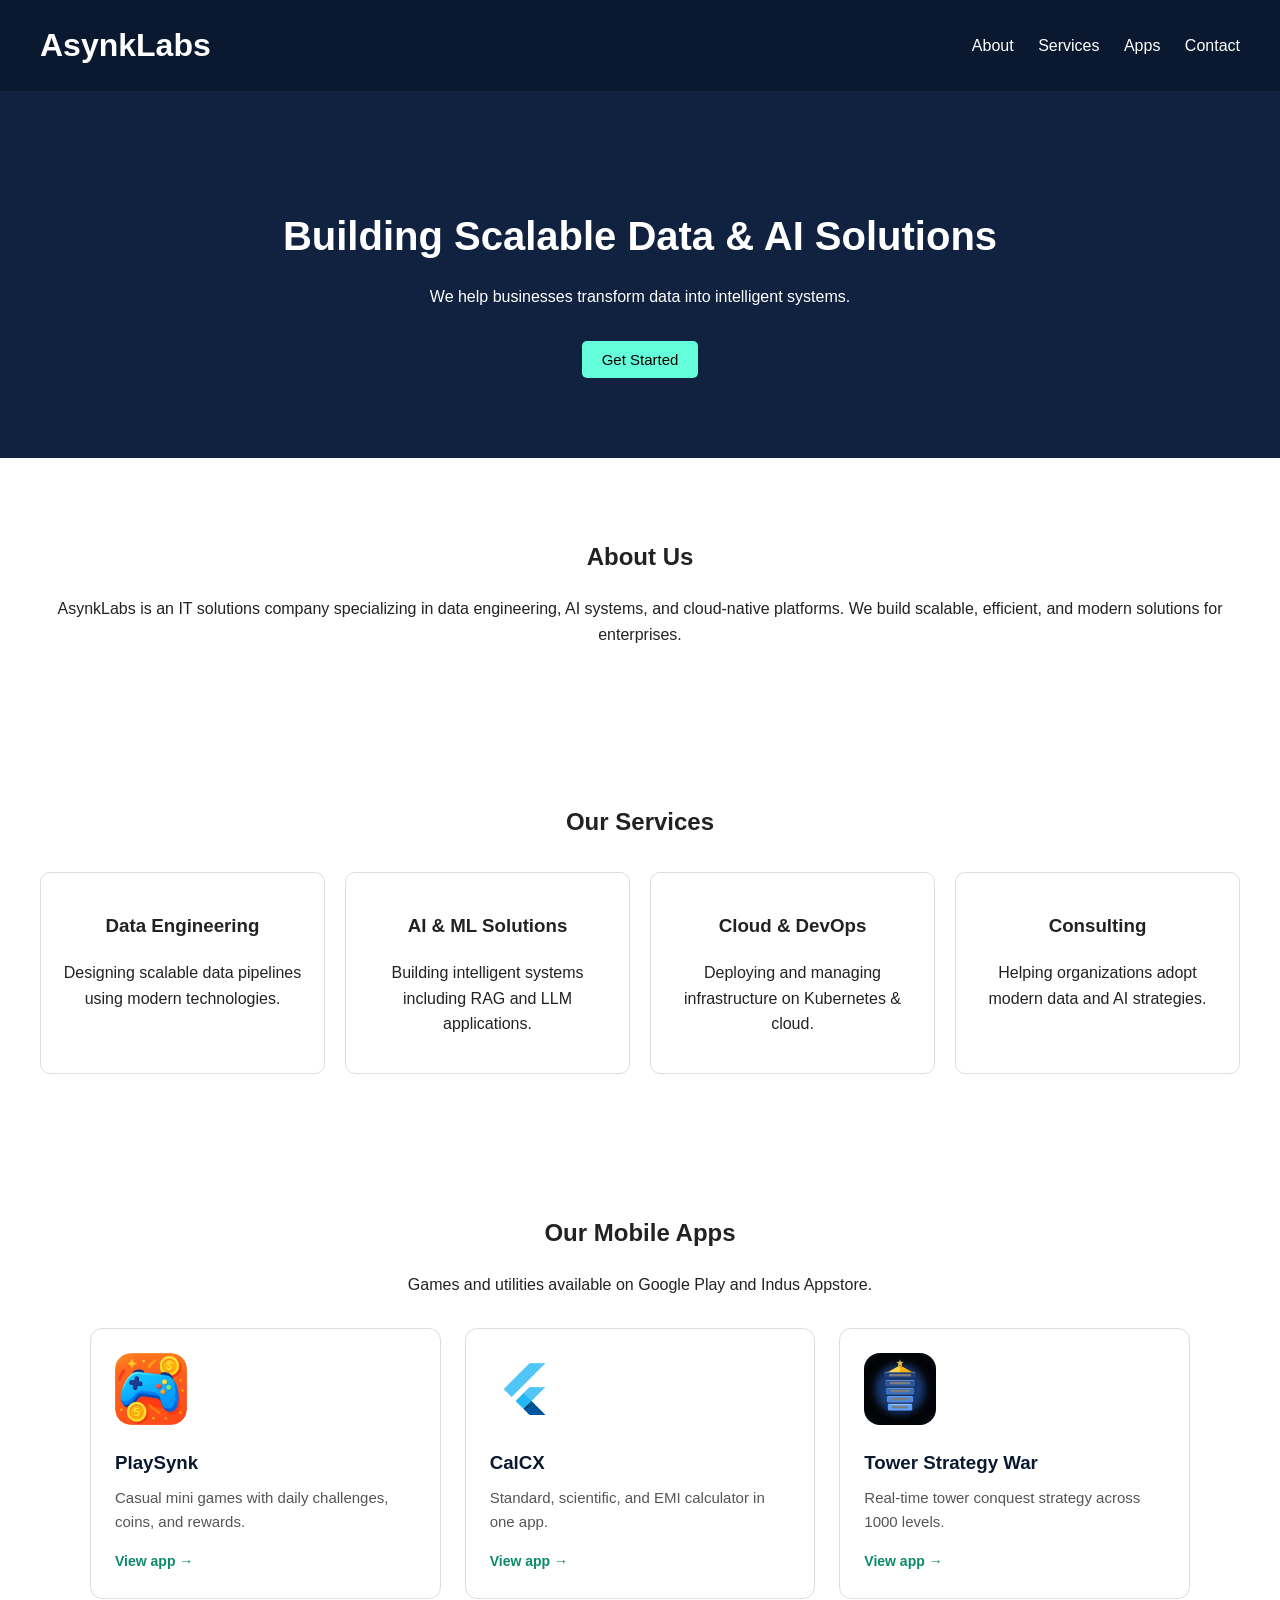
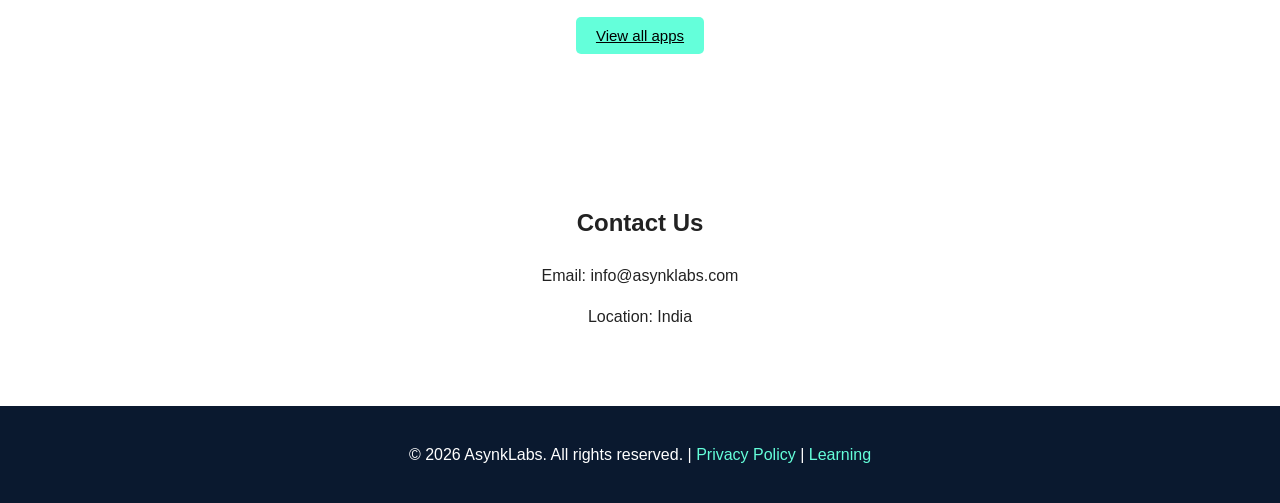
<file: website/index.html>
<!DOCTYPE html>
<html lang="en">
<head>
  <meta charset="UTF-8">
  <title>AsynkLabs | IT Solutions</title>
  <meta name="viewport" content="width=device-width, initial-scale=1.0">

  <link rel="stylesheet" href="css/style.css">
</head>

<body>

<header>
  <h1>AsynkLabs</h1>
  <nav>
    <a href="#about">About</a>
    <a href="#services">Services</a>
    <a href="apps/">Apps</a>
    <a href="#contact">Contact</a>
  </nav>
</header>

<section class="hero">
  <h2>Building Scalable Data & AI Solutions</h2>
  <p>We help businesses transform data into intelligent systems.</p>
  <button class="btn">Get Started</button>
</section>

<section id="about" class="section">
  <h2>About Us</h2>
  <p>
    AsynkLabs is an IT solutions company specializing in data engineering,
    AI systems, and cloud-native platforms. We build scalable, efficient,
    and modern solutions for enterprises.
  </p>
</section>

<section id="services" class="section">
  <h2>Our Services</h2>

  <div class="services">
    <div class="card">
      <h3>Data Engineering</h3>
      <p>Designing scalable data pipelines using modern technologies.</p>
    </div>

    <div class="card">
      <h3>AI & ML Solutions</h3>
      <p>Building intelligent systems including RAG and LLM applications.</p>
    </div>

    <div class="card">
      <h3>Cloud & DevOps</h3>
      <p>Deploying and managing infrastructure on Kubernetes & cloud.</p>
    </div>

    <div class="card">
      <h3>Consulting</h3>
      <p>Helping organizations adopt modern data and AI strategies.</p>
    </div>
  </div>
</section>

<section id="apps" class="section">
  <h2>Our Mobile Apps</h2>
  <p>Games and utilities available on Google Play and Indus Appstore.</p>

  <div class="apps-grid">
    <div class="app-card">
      <a href="apps/playsynk/">
        <img class="app-card-icon" src="images/playsynk/icon.png" alt="PlaySynk">
        <h3>PlaySynk</h3>
        <p>Casual mini games with daily challenges, coins, and rewards.</p>
        <span class="app-card-link">View app →</span>
      </a>
    </div>

    <div class="app-card">
      <a href="apps/calculator/">
        <img class="app-card-icon" src="images/calculator/icon.png" alt="CalCX">
        <h3>CalCX</h3>
        <p>Standard, scientific, and EMI calculator in one app.</p>
        <span class="app-card-link">View app →</span>
      </a>
    </div>

    <div class="app-card">
      <a href="apps/tower-conquests/">
        <img class="app-card-icon" src="images/tower-conquests/icon.png" alt="Tower Strategy War">
        <h3>Tower Strategy War</h3>
        <p>Real-time tower conquest strategy across 1000 levels.</p>
        <span class="app-card-link">View app →</span>
      </a>
    </div>
  </div>

  <p style="margin-top: 24px;">
    <a href="apps/" class="btn">View all apps</a>
  </p>
</section>

<section id="contact" class="section">
  <h2>Contact Us</h2>
  <p>Email: info@asynklabs.com</p>
  <p>Location: India</p>
</section>

<footer>
  <p>
    © 2026 AsynkLabs. All rights reserved. |
    <a href="privacy/">Privacy Policy</a> |
    <a href="https://learning.asynklabs.com/" target="_blank" rel="noopener noreferrer">Learning</a>
  </p>
</footer>

</body>
</html>
</file>
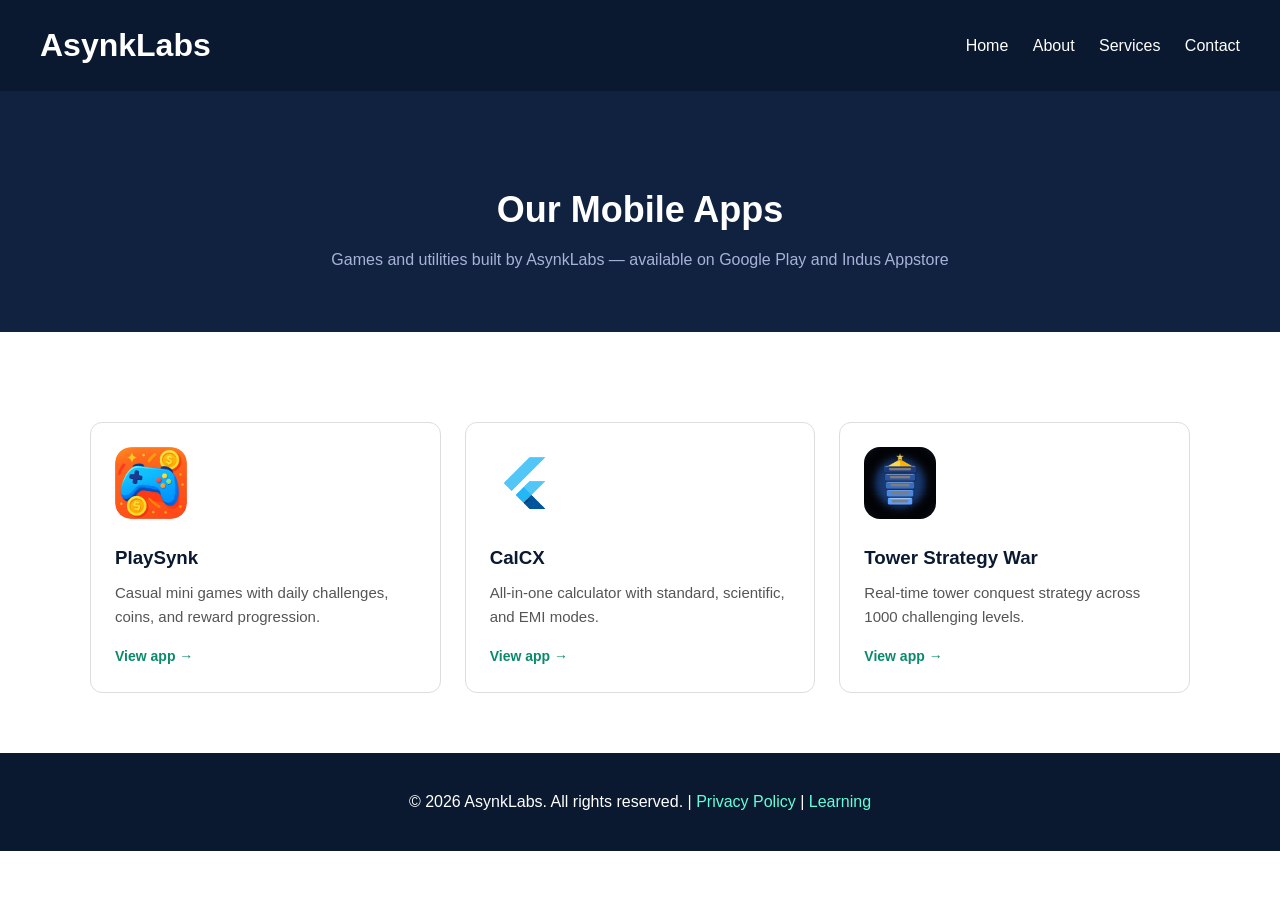
<file: website/apps/index.html>
<!DOCTYPE html>
<html lang="en">
<head>
  <meta charset="UTF-8">
  <title>Mobile Apps | AsynkLabs</title>
  <meta name="viewport" content="width=device-width, initial-scale=1.0">
  <link rel="stylesheet" href="../css/style.css">
</head>

<body>

<header>
  <h1>AsynkLabs</h1>
  <nav>
    <a href="../">Home</a>
    <a href="../#about">About</a>
    <a href="../#services">Services</a>
    <a href="../#contact">Contact</a>
  </nav>
</header>

<section class="policy-hero">
  <h2>Our Mobile Apps</h2>
  <p>Games and utilities built by AsynkLabs — available on Google Play and Indus Appstore</p>
</section>

<section class="section">
  <div class="apps-grid">

    <div class="app-card">
      <a href="playsynk/">
        <img class="app-card-icon" src="../images/playsynk/icon.png" alt="PlaySynk">
        <h3>PlaySynk</h3>
        <p>Casual mini games with daily challenges, coins, and reward progression.</p>
        <span class="app-card-link">View app →</span>
      </a>
    </div>

    <div class="app-card">
      <a href="calculator/">
        <img class="app-card-icon" src="../images/calculator/icon.png" alt="CalCX">
        <h3>CalCX</h3>
        <p>All-in-one calculator with standard, scientific, and EMI modes.</p>
        <span class="app-card-link">View app →</span>
      </a>
    </div>

    <div class="app-card">
      <a href="tower-conquests/">
        <img class="app-card-icon" src="../images/tower-conquests/icon.png" alt="Tower Strategy War">
        <h3>Tower Strategy War</h3>
        <p>Real-time tower conquest strategy across 1000 challenging levels.</p>
        <span class="app-card-link">View app →</span>
      </a>
    </div>

  </div>
</section>

<footer>
  <p>
    © 2026 AsynkLabs. All rights reserved. |
    <a href="../privacy/">Privacy Policy</a> |
    <a href="https://learning.asynklabs.com/" target="_blank" rel="noopener noreferrer">Learning</a>
  </p>
</footer>

</body>
</html>
</file>
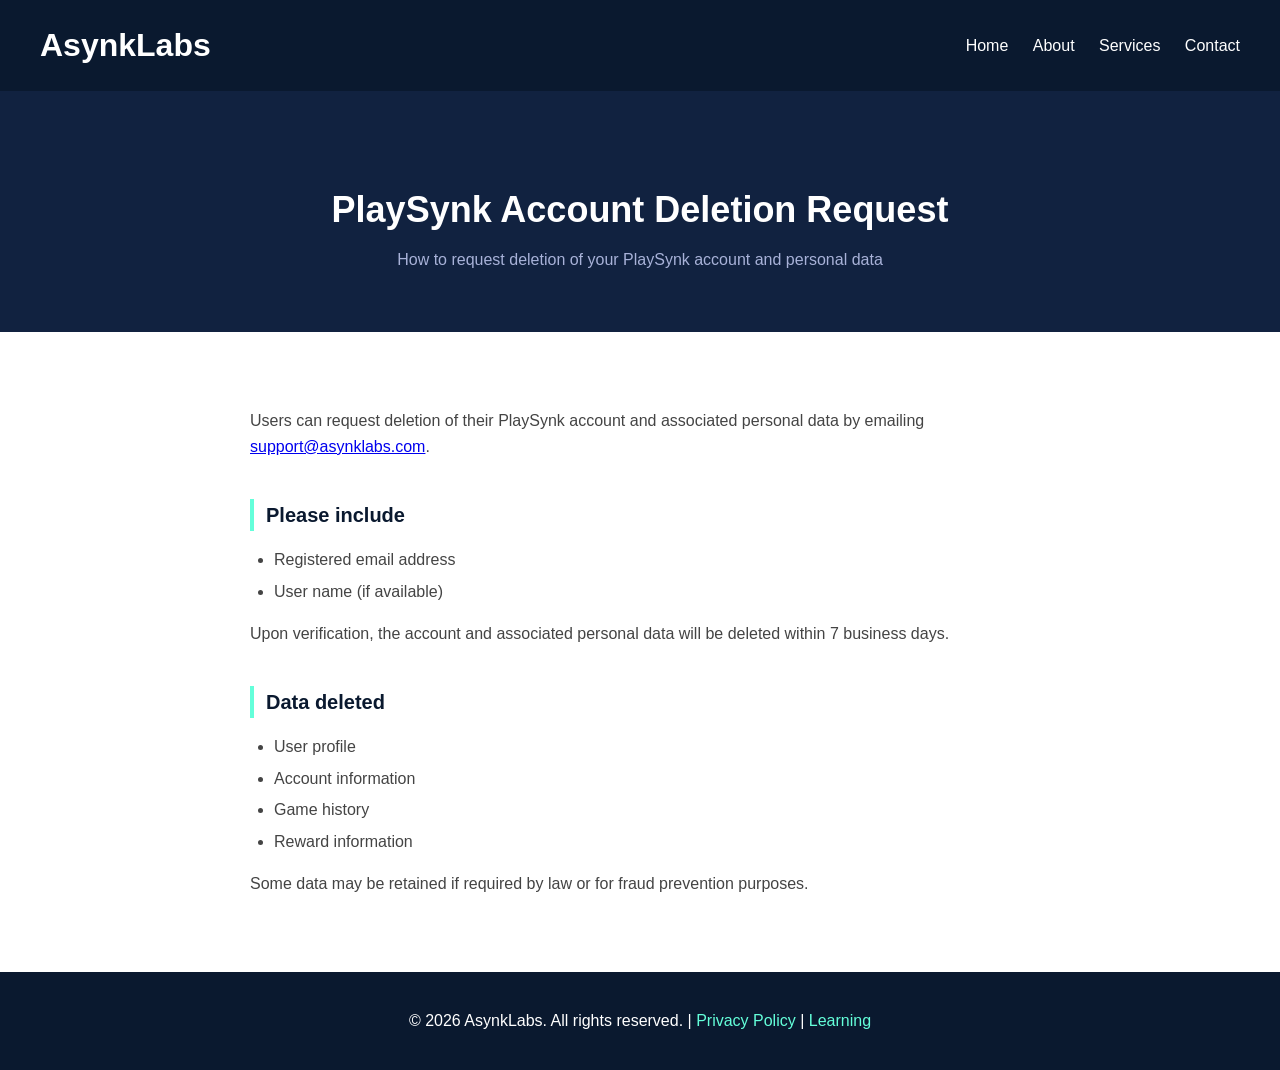
<file: website/playsynk/index.html>
<!DOCTYPE html>
<html lang="en">
<head>
  <meta charset="UTF-8">
  <title>PlaySynk Account Deletion | AsynkLabs</title>
  <meta name="viewport" content="width=device-width, initial-scale=1.0">
  <link rel="stylesheet" href="../css/style.css">
</head>

<body>

<header>
  <h1>AsynkLabs</h1>
  <nav>
    <a href="../index.html">Home</a>
    <a href="../index.html#about">About</a>
    <a href="../index.html#services">Services</a>
    <a href="../index.html#contact">Contact</a>
  </nav>
</header>

<section class="policy-hero">
  <h2>PlaySynk Account Deletion Request</h2>
  <p>How to request deletion of your PlaySynk account and personal data</p>
</section>

<div class="policy-content">

  <p>
    Users can request deletion of their PlaySynk account and associated personal data
    by emailing <a href="mailto:support@asynklabs.com">support@asynklabs.com</a>.
  </p>

  <h3>Please include</h3>

  <ul>
    <li>Registered email address</li>
    <li>User name (if available)</li>
  </ul>

  <p>
    Upon verification, the account and associated personal data will be deleted
    within 7 business days.
  </p>

  <h3>Data deleted</h3>

  <ul>
    <li>User profile</li>
    <li>Account information</li>
    <li>Game history</li>
    <li>Reward information</li>
  </ul>

  <p>
    Some data may be retained if required by law or for fraud prevention purposes.
  </p>

</div>

<footer>
  <p>
    © 2026 AsynkLabs. All rights reserved. |
    <a href="../privacy/">Privacy Policy</a> |
    <a href="https://learning.asynklabs.com/" target="_blank" rel="noopener noreferrer">Learning</a>
  </p>
</footer>

</body>
</html>
</file>
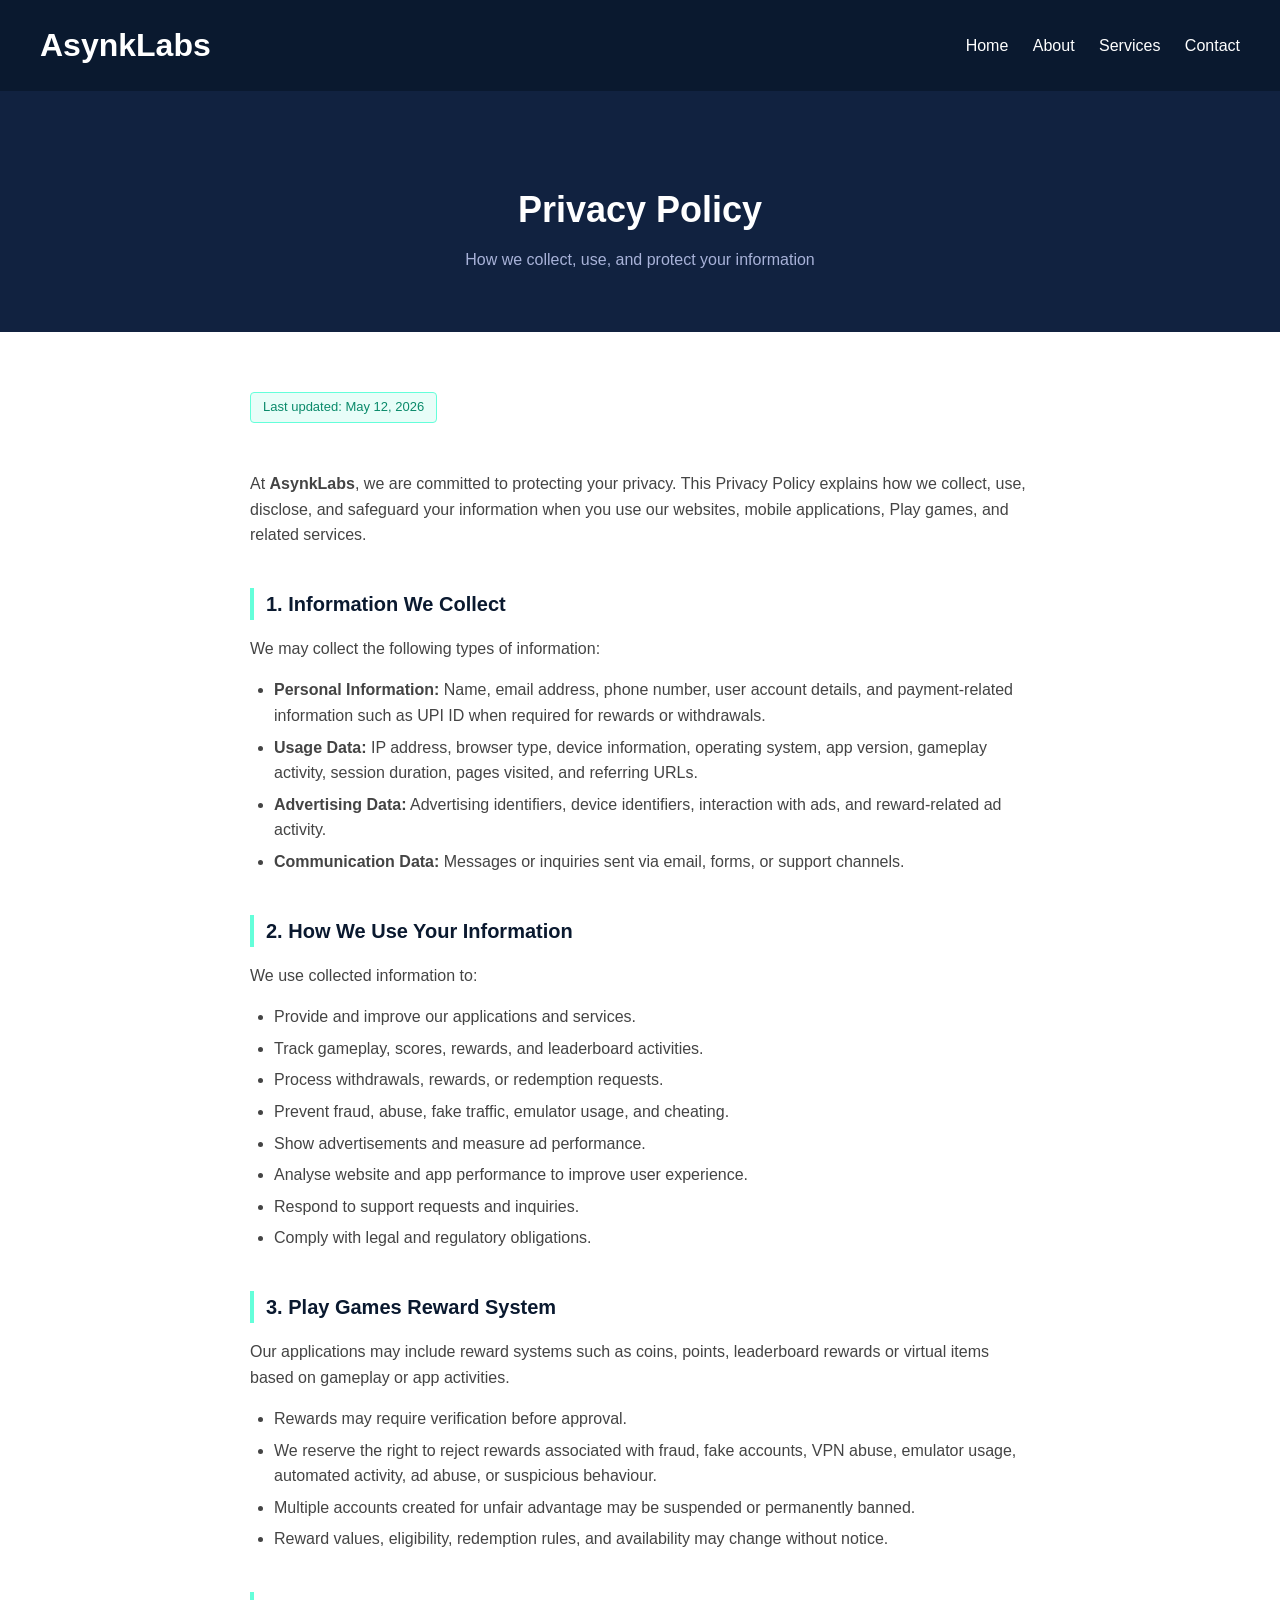
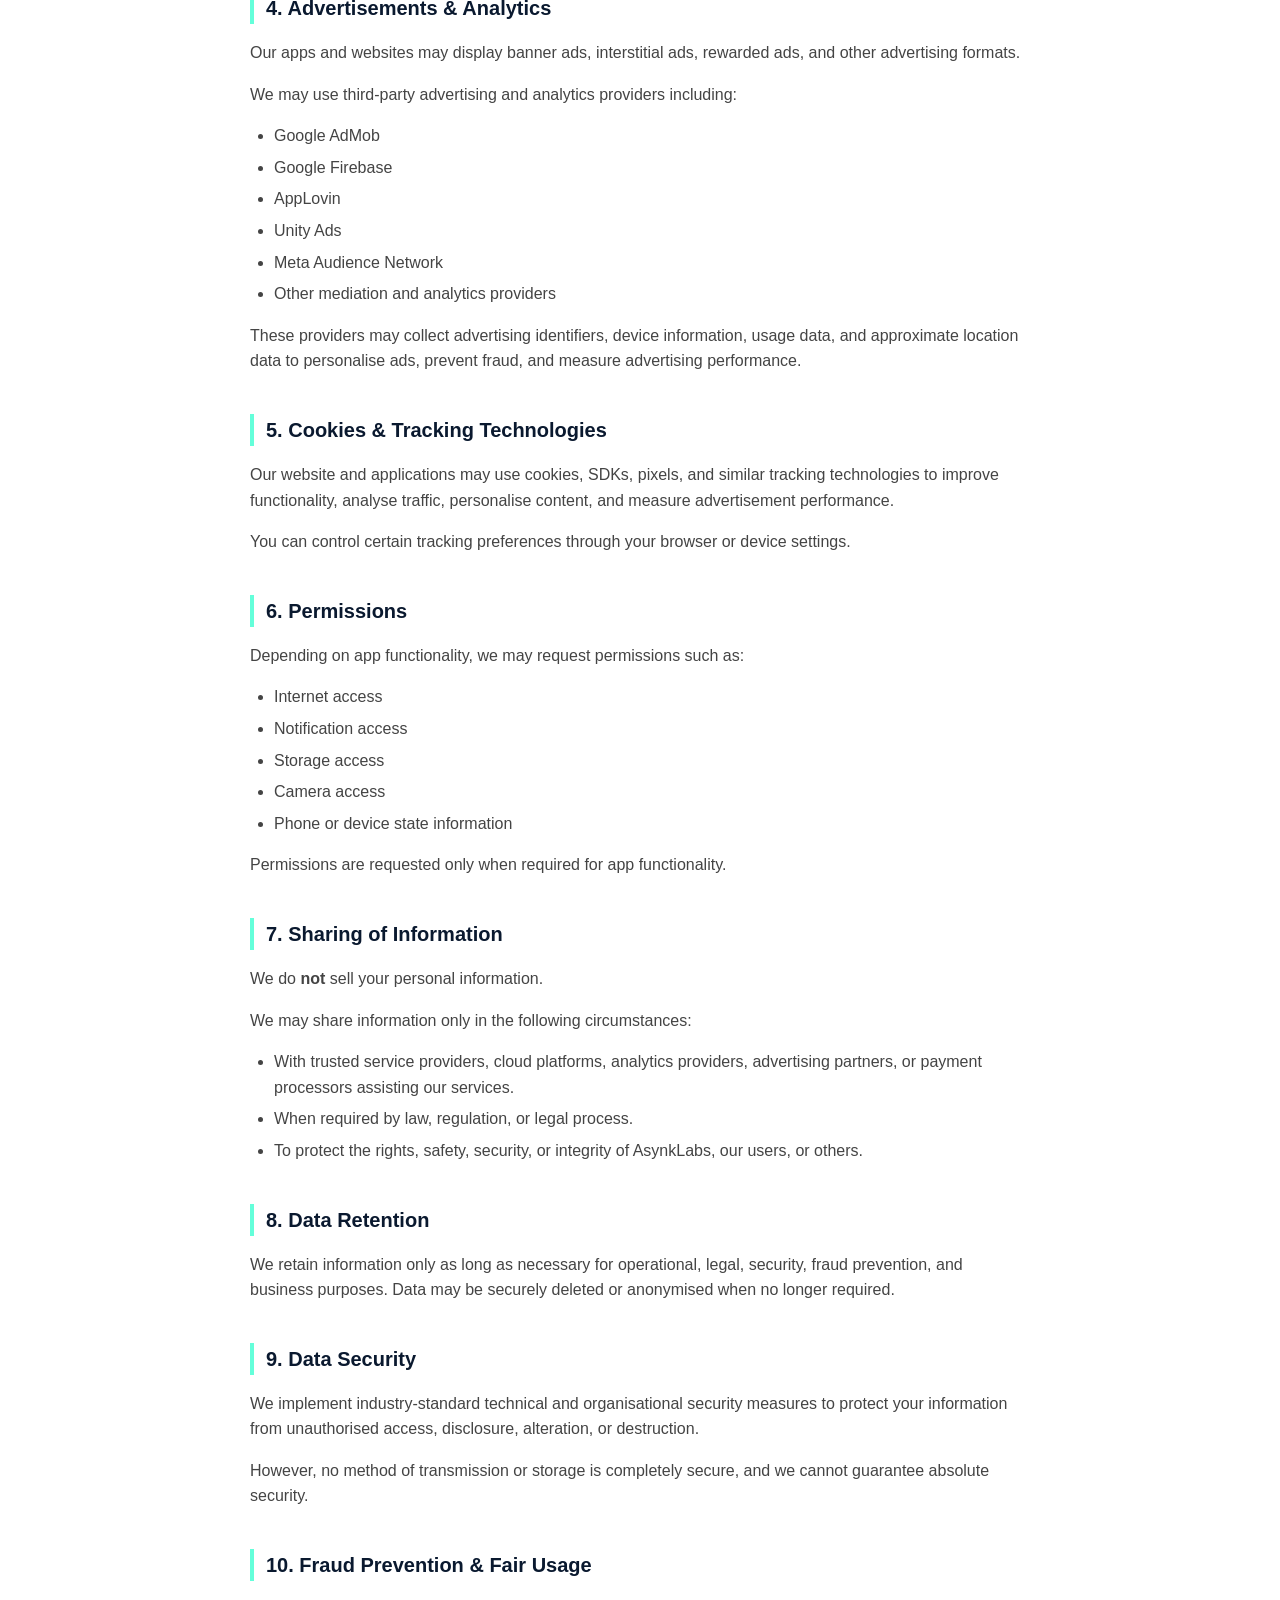
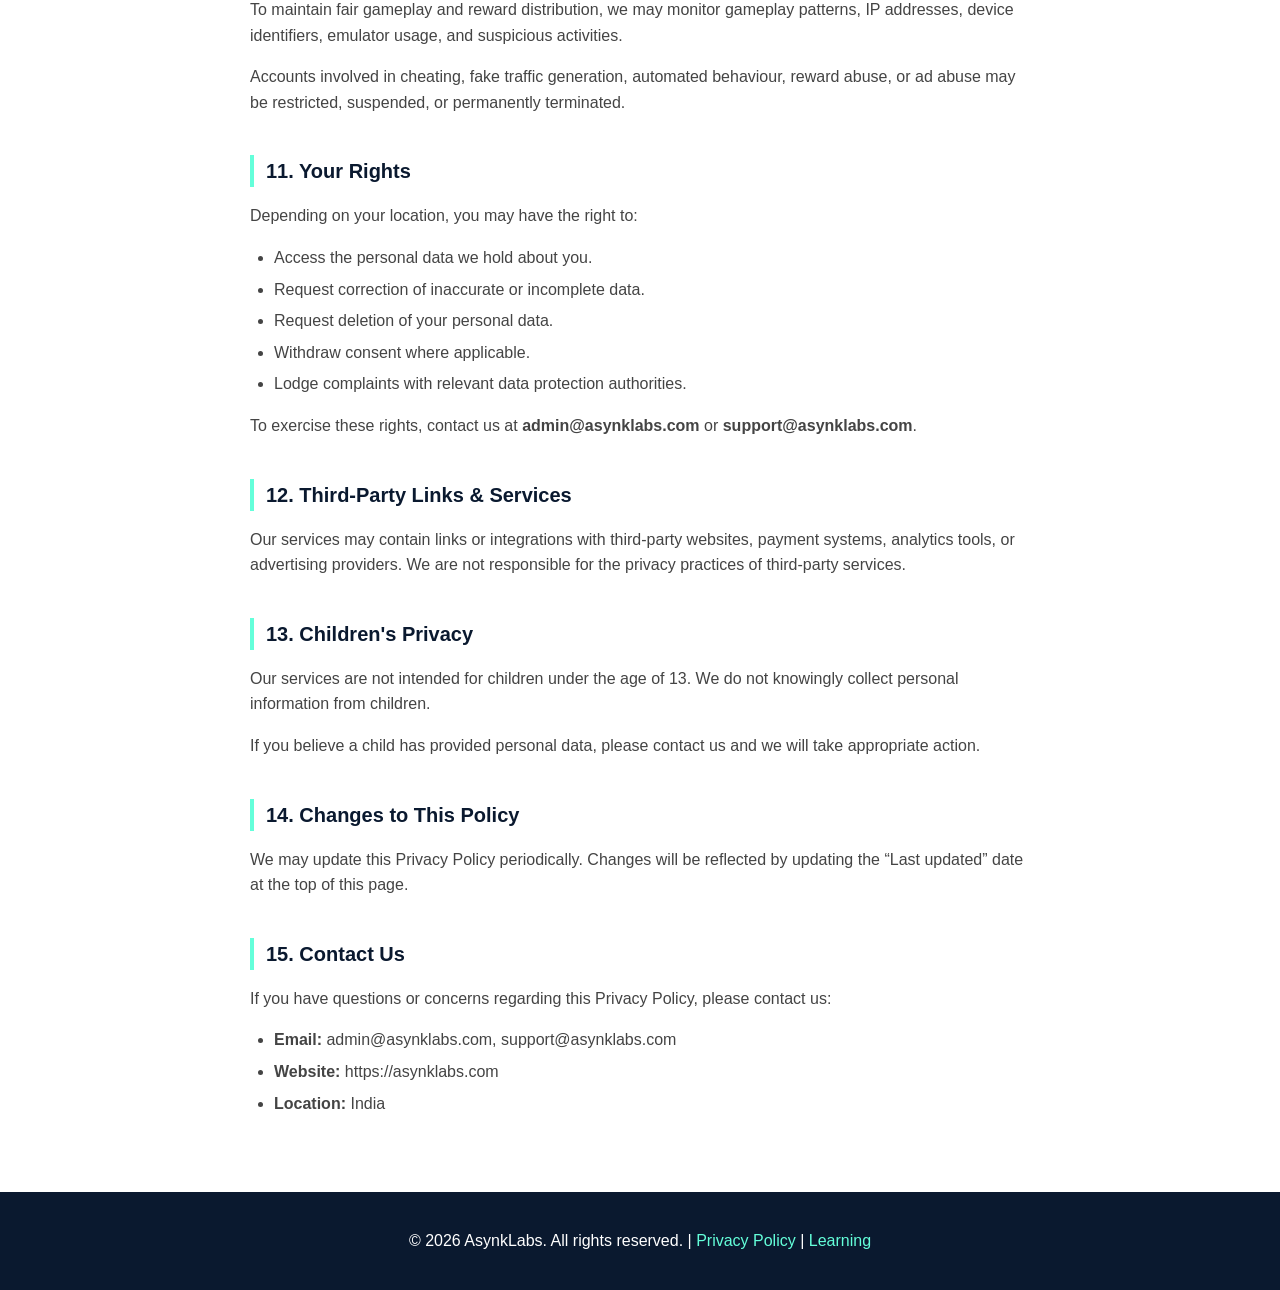
<file: website/privacy/index.html>
<!DOCTYPE html>
<html lang="en">
<head>
  <meta charset="UTF-8">
  <title>Privacy Policy | AsynkLabs</title>
  <meta name="viewport" content="width=device-width, initial-scale=1.0">
  <link rel="stylesheet" href="../css/style.css">
</head>

<body>

<header>
  <h1>AsynkLabs</h1>
  <nav>
    <a href="../">Home</a>
    <a href="../#about">About</a>
    <a href="../#services">Services</a>
    <a href="../#contact">Contact</a>
  </nav>
</header>

<section class="policy-hero">
  <h2>Privacy Policy</h2>
  <p>How we collect, use, and protect your information</p>
</section>

<div class="policy-content">

  <span class="last-updated">Last updated: May 12, 2026</span>

  <p>
    At <strong>AsynkLabs</strong>, we are committed to protecting your privacy.
    This Privacy Policy explains how we collect, use, disclose, and safeguard
    your information when you use our websites, mobile applications,
    Play games, and related services.
  </p>

  <h3>1. Information We Collect</h3>

  <p>We may collect the following types of information:</p>

  <ul>
    <li>
      <strong>Personal Information:</strong>
      Name, email address, phone number, user account details,
      and payment-related information such as UPI ID when required
      for rewards or withdrawals.
    </li>

    <li>
      <strong>Usage Data:</strong>
      IP address, browser type, device information, operating system,
      app version, gameplay activity, session duration, pages visited,
      and referring URLs.
    </li>

    <li>
      <strong>Advertising Data:</strong>
      Advertising identifiers, device identifiers, interaction with ads,
      and reward-related ad activity.
    </li>

    <li>
      <strong>Communication Data:</strong>
      Messages or inquiries sent via email, forms, or support channels.
    </li>
  </ul>

  <h3>2. How We Use Your Information</h3>

  <p>We use collected information to:</p>

  <ul>
    <li>Provide and improve our applications and services.</li>
    <li>Track gameplay, scores, rewards, and leaderboard activities.</li>
    <li>Process withdrawals, rewards, or redemption requests.</li>
    <li>Prevent fraud, abuse, fake traffic, emulator usage, and cheating.</li>
    <li>Show advertisements and measure ad performance.</li>
    <li>Analyse website and app performance to improve user experience.</li>
    <li>Respond to support requests and inquiries.</li>
    <li>Comply with legal and regulatory obligations.</li>
  </ul>

  <h3>3. Play Games Reward System</h3>

  <p>
    Our applications may include reward systems such as coins, points,
    leaderboard rewards or virtual items based
    on gameplay or app activities.
  </p>

  <ul>
    <li>Rewards may require verification before approval.</li>
    <li>
      We reserve the right to reject rewards associated with fraud,
      fake accounts, VPN abuse, emulator usage, automated activity,
      ad abuse, or suspicious behaviour.
    </li>
    <li>
      Multiple accounts created for unfair advantage may be suspended
      or permanently banned.
    </li>
    <li>
      Reward values, eligibility, redemption rules, and availability
      may change without notice.
    </li>
  </ul>

  <h3>4. Advertisements & Analytics</h3>

  <p>
    Our apps and websites may display banner ads, interstitial ads,
    rewarded ads, and other advertising formats.
  </p>

  <p>
    We may use third-party advertising and analytics providers including:
  </p>

  <ul>
    <li>Google AdMob</li>
    <li>Google Firebase</li>
    <li>AppLovin</li>
    <li>Unity Ads</li>
    <li>Meta Audience Network</li>
    <li>Other mediation and analytics providers</li>
  </ul>

  <p>
    These providers may collect advertising identifiers, device information,
    usage data, and approximate location data to personalise ads,
    prevent fraud, and measure advertising performance.
  </p>

  <h3>5. Cookies & Tracking Technologies</h3>

  <p>
    Our website and applications may use cookies, SDKs, pixels,
    and similar tracking technologies to improve functionality,
    analyse traffic, personalise content, and measure advertisement performance.
  </p>

  <p>
    You can control certain tracking preferences through your browser
    or device settings.
  </p>

  <h3>6. Permissions</h3>

  <p>
    Depending on app functionality, we may request permissions such as:
  </p>

  <ul>
    <li>Internet access</li>
    <li>Notification access</li>
    <li>Storage access</li>
    <li>Camera access</li>
    <li>Phone or device state information</li>
  </ul>

  <p>
    Permissions are requested only when required for app functionality.
  </p>

  <h3>7. Sharing of Information</h3>

  <p>
    We do <strong>not</strong> sell your personal information.
  </p>

  <p>
    We may share information only in the following circumstances:
  </p>

  <ul>
    <li>
      With trusted service providers, cloud platforms,
      analytics providers, advertising partners,
      or payment processors assisting our services.
    </li>

    <li>
      When required by law, regulation, or legal process.
    </li>

    <li>
      To protect the rights, safety, security,
      or integrity of AsynkLabs, our users, or others.
    </li>
  </ul>

  <h3>8. Data Retention</h3>

  <p>
    We retain information only as long as necessary for operational,
    legal, security, fraud prevention, and business purposes.
    Data may be securely deleted or anonymised when no longer required.
  </p>

  <h3>9. Data Security</h3>

  <p>
    We implement industry-standard technical and organisational
    security measures to protect your information from unauthorised
    access, disclosure, alteration, or destruction.
  </p>

  <p>
    However, no method of transmission or storage is completely secure,
    and we cannot guarantee absolute security.
  </p>

  <h3>10. Fraud Prevention & Fair Usage</h3>

  <p>
    To maintain fair gameplay and reward distribution,
    we may monitor gameplay patterns, IP addresses,
    device identifiers, emulator usage, and suspicious activities.
  </p>

  <p>
    Accounts involved in cheating, fake traffic generation,
    automated behaviour, reward abuse, or ad abuse may be
    restricted, suspended, or permanently terminated.
  </p>

  <h3>11. Your Rights</h3>

  <p>Depending on your location, you may have the right to:</p>

  <ul>
    <li>Access the personal data we hold about you.</li>
    <li>Request correction of inaccurate or incomplete data.</li>
    <li>Request deletion of your personal data.</li>
    <li>Withdraw consent where applicable.</li>
    <li>Lodge complaints with relevant data protection authorities.</li>
  </ul>

  <p>
    To exercise these rights, contact us at
    <strong>admin@asynklabs.com</strong> or <strong>support@asynklabs.com</strong>.
  </p>

  <h3>12. Third-Party Links & Services</h3>

  <p>
    Our services may contain links or integrations with third-party
    websites, payment systems, analytics tools, or advertising providers.
    We are not responsible for the privacy practices of third-party services.
  </p>

  <h3>13. Children's Privacy</h3>

  <p>
    Our services are not intended for children under the age of 13.
    We do not knowingly collect personal information from children.
  </p>

  <p>
    If you believe a child has provided personal data,
    please contact us and we will take appropriate action.
  </p>

  <h3>14. Changes to This Policy</h3>

  <p>
    We may update this Privacy Policy periodically.
    Changes will be reflected by updating the
    “Last updated” date at the top of this page.
  </p>

  <h3>15. Contact Us</h3>

  <p>
    If you have questions or concerns regarding this Privacy Policy,
    please contact us:
  </p>

  <ul>
    <li><strong>Email:</strong> admin@asynklabs.com, support@asynklabs.com</li>
    <li><strong>Website:</strong> https://asynklabs.com</li>
    <li><strong>Location:</strong> India</li>
  </ul>

</div>

<footer>
  <p>
    © 2026 AsynkLabs. All rights reserved. |
    <a href="../privacy/">Privacy Policy</a> |
    <a href="https://learning.asynklabs.com/" target="_blank" rel="noopener noreferrer">Learning</a>
  </p>
</footer>

</body>
</html>
</file>
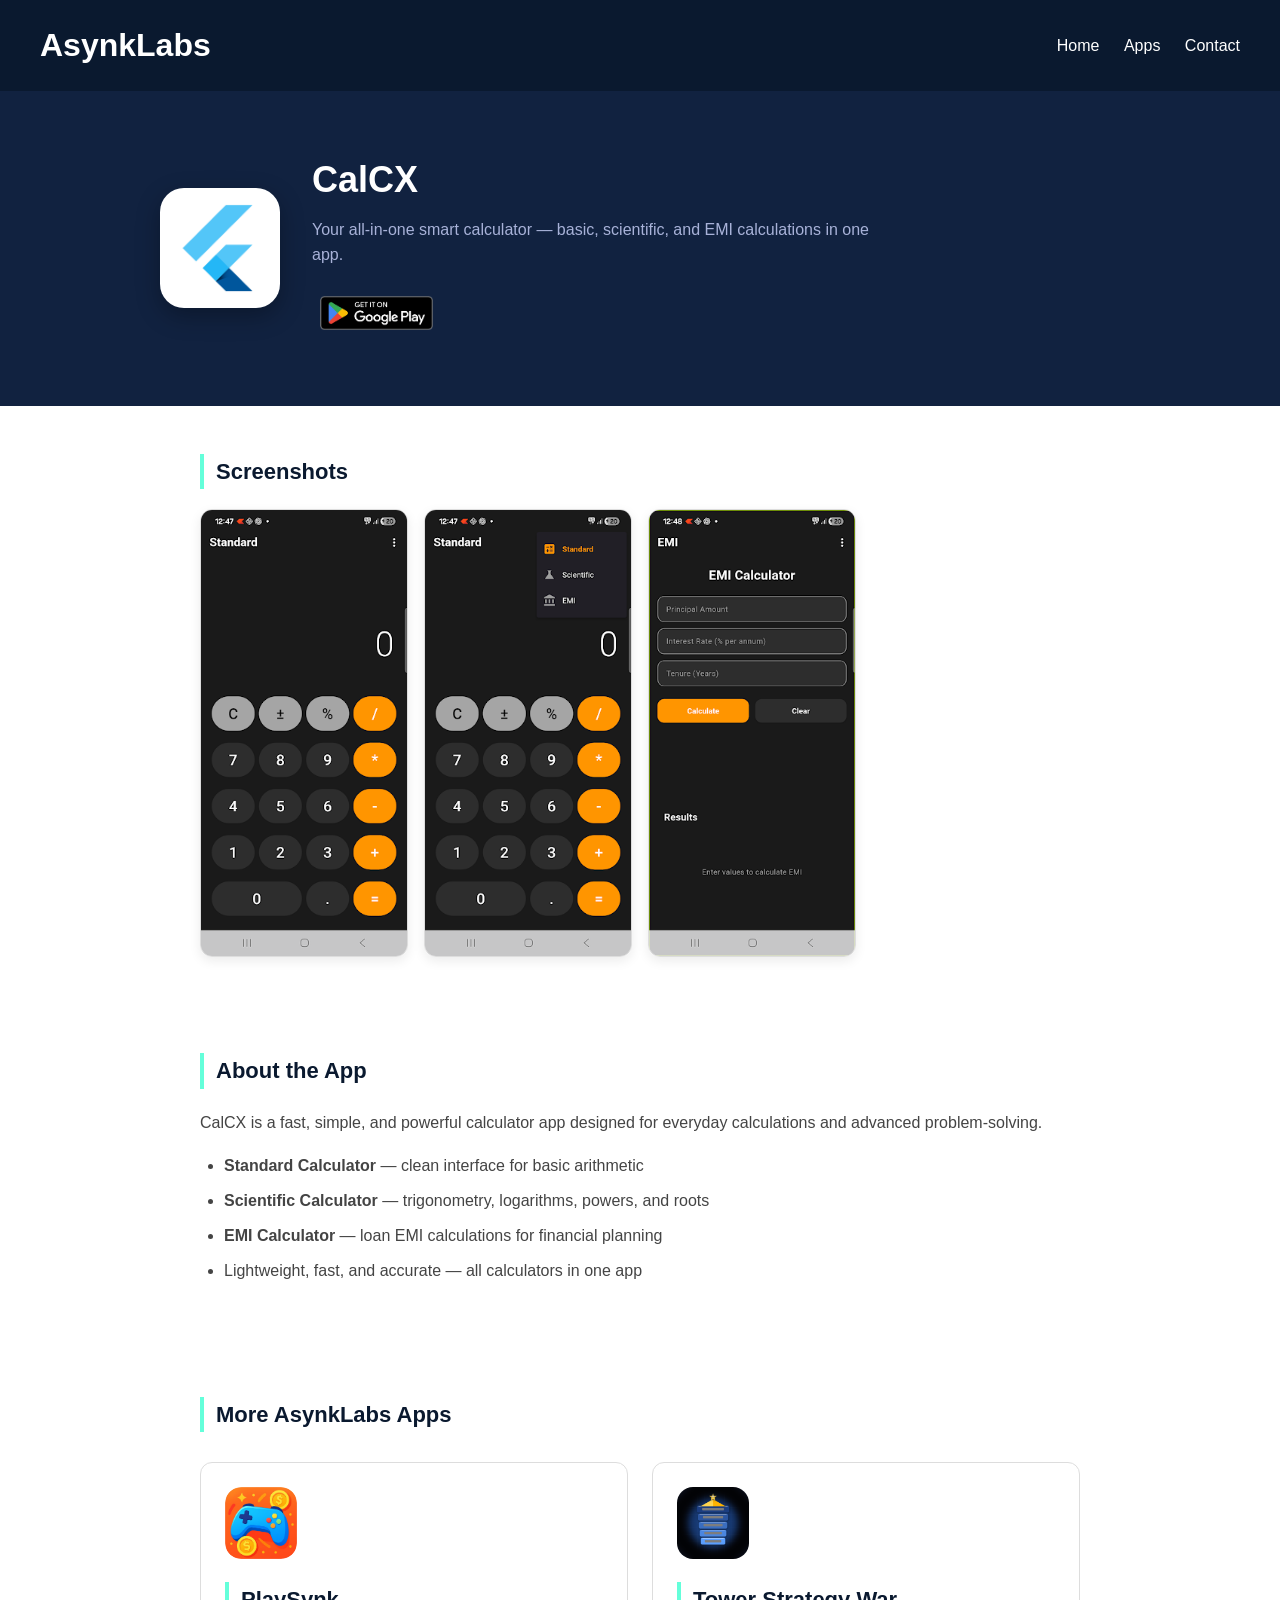
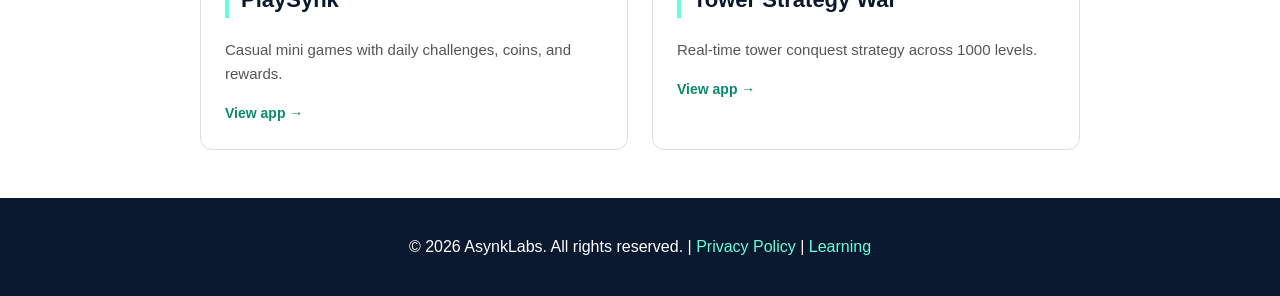
<file: website/apps/calculator/index.html>
<!DOCTYPE html>
<html lang="en">
<head>
  <meta charset="UTF-8">
  <title>CalCX Calculator | AsynkLabs Apps</title>
  <meta name="viewport" content="width=device-width, initial-scale=1.0">
  <link rel="stylesheet" href="../../css/style.css">
</head>

<body>

<header>
  <h1>AsynkLabs</h1>
  <nav>
    <a href="../../">Home</a>
    <a href="../">Apps</a>
    <a href="../../#contact">Contact</a>
  </nav>
</header>

<section class="app-hero">
  <div class="app-hero-inner">
    <img class="app-hero-icon" src="../../images/calculator/icon.png" alt="CalCX app icon">
    <div class="app-hero-text">
      <h2>CalCX</h2>
      <p>Your all-in-one smart calculator — basic, scientific, and EMI calculations in one app.</p>
      <div class="store-links">
        <a href="https://play.google.com/store/apps/details?id=com.calcx.asynklabs" target="_blank" rel="noopener noreferrer">
          <img src="../../images/badges/google-play.png" alt="Get it on Google Play">
        </a>
      </div>
    </div>
  </div>
</section>

<section class="app-section">
  <h3>Screenshots</h3>
  <div class="screenshot-grid">
    <img src="../../images/calculator/screenshot-1.png" alt="CalCX screenshot 1">
    <img src="../../images/calculator/screenshot-2.png" alt="CalCX screenshot 2">
    <img src="../../images/calculator/screenshot-3.png" alt="CalCX screenshot 3">
  </div>
</section>

<section class="app-section">
  <h3>About the App</h3>
  <div class="app-description">
    <p>
      CalCX is a fast, simple, and powerful calculator app designed for everyday
      calculations and advanced problem-solving.
    </p>
    <ul>
      <li><strong>Standard Calculator</strong> — clean interface for basic arithmetic</li>
      <li><strong>Scientific Calculator</strong> — trigonometry, logarithms, powers, and roots</li>
      <li><strong>EMI Calculator</strong> — loan EMI calculations for financial planning</li>
      <li>Lightweight, fast, and accurate — all calculators in one app</li>
    </ul>
  </div>
</section>

<section class="app-section">
  <h3>More AsynkLabs Apps</h3>
  <div class="apps-grid">
    <div class="app-card">
      <a href="../playsynk/">
        <img class="app-card-icon" src="../../images/playsynk/icon.png" alt="PlaySynk">
        <h3>PlaySynk</h3>
        <p>Casual mini games with daily challenges, coins, and rewards.</p>
        <span class="app-card-link">View app →</span>
      </a>
    </div>
    <div class="app-card">
      <a href="../tower-conquests/">
        <img class="app-card-icon" src="../../images/tower-conquests/icon.png" alt="Tower Strategy War">
        <h3>Tower Strategy War</h3>
        <p>Real-time tower conquest strategy across 1000 levels.</p>
        <span class="app-card-link">View app →</span>
      </a>
    </div>
  </div>
</section>

<footer>
  <p>
    © 2026 AsynkLabs. All rights reserved. |
    <a href="../../privacy/">Privacy Policy</a> |
    <a href="https://learning.asynklabs.com/" target="_blank" rel="noopener noreferrer">Learning</a>
  </p>
</footer>

</body>
</html>
</file>
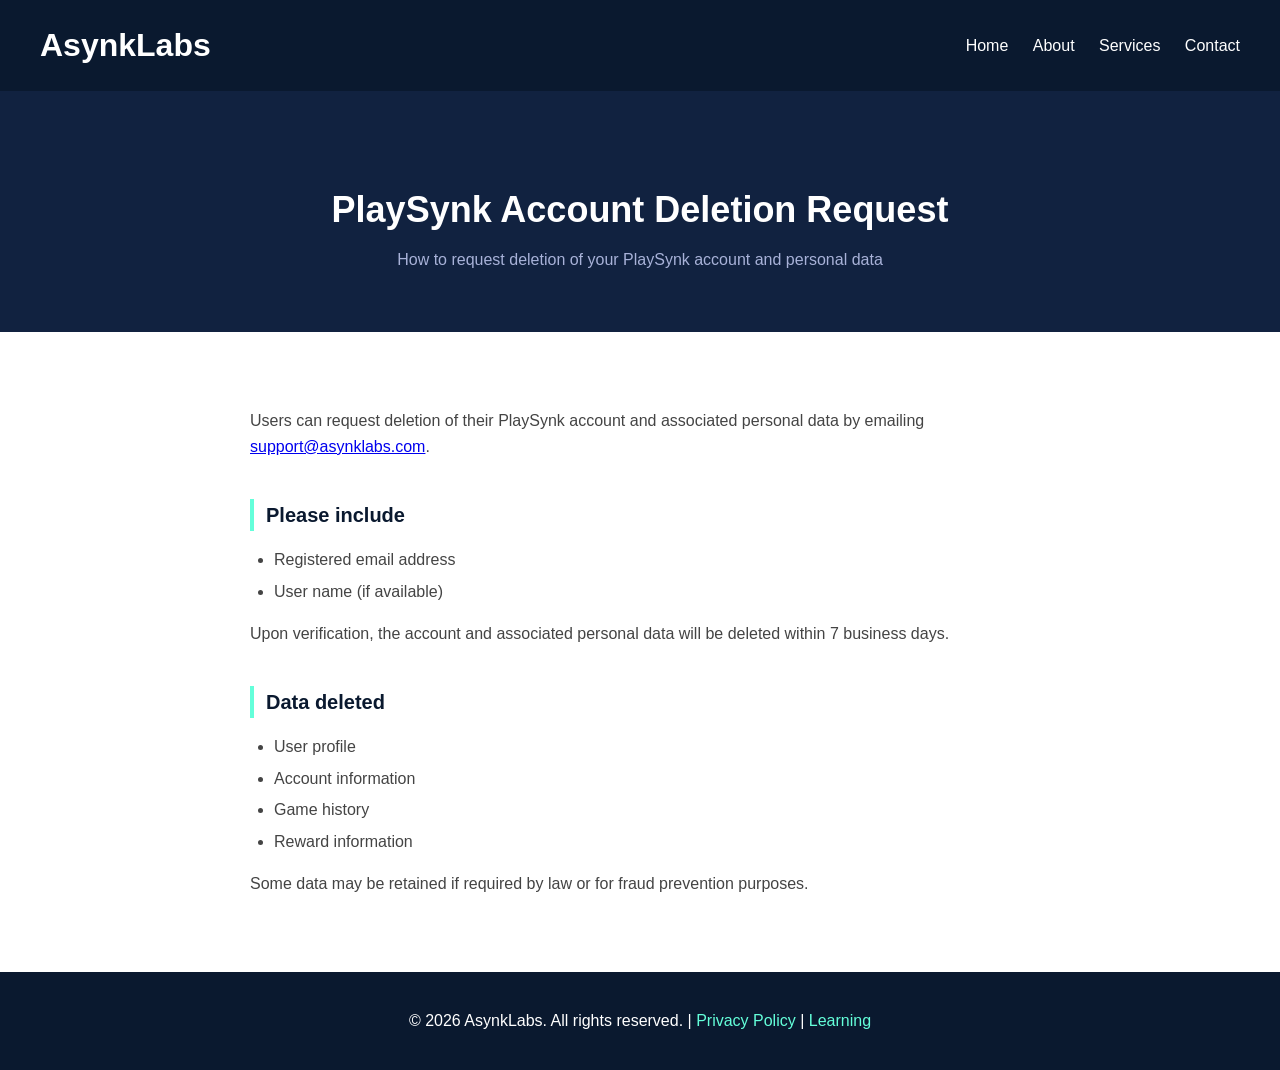
<file: website/playsynk/delete-account/index.html>
<!DOCTYPE html>
<html lang="en">
<head>
  <meta charset="UTF-8">
  <title>PlaySynk Account Deletion | AsynkLabs</title>
  <meta name="viewport" content="width=device-width, initial-scale=1.0">
  <link rel="stylesheet" href="../../css/style.css">
</head>

<body>

<header>
  <h1>AsynkLabs</h1>
  <nav>
    <a href="../../">Home</a>
    <a href="../../#about">About</a>
    <a href="../../#services">Services</a>
    <a href="../../#contact">Contact</a>
  </nav>
</header>

<section class="policy-hero">
  <h2>PlaySynk Account Deletion Request</h2>
  <p>How to request deletion of your PlaySynk account and personal data</p>
</section>

<div class="policy-content">

  <p>
    Users can request deletion of their PlaySynk account and associated personal data
    by emailing <a href="mailto:support@asynklabs.com">support@asynklabs.com</a>.
  </p>

  <h3>Please include</h3>

  <ul>
    <li>Registered email address</li>
    <li>User name (if available)</li>
  </ul>

  <p>
    Upon verification, the account and associated personal data will be deleted
    within 7 business days.
  </p>

  <h3>Data deleted</h3>

  <ul>
    <li>User profile</li>
    <li>Account information</li>
    <li>Game history</li>
    <li>Reward information</li>
  </ul>

  <p>
    Some data may be retained if required by law or for fraud prevention purposes.
  </p>

</div>

<footer>
  <p>
    © 2026 AsynkLabs. All rights reserved. |
    <a href="../../privacy/">Privacy Policy</a> |
    <a href="https://learning.asynklabs.com/" target="_blank" rel="noopener noreferrer">Learning</a>
  </p>
</footer>

</body>
</html>
</file>
<file: website/css/style.css>
/* AsynkLabs — Shared Stylesheet */

* {
  box-sizing: border-box;
}

body {
  margin: 0;
  font-family: Arial, sans-serif;
  line-height: 1.6;
  color: #222;
}

/* ── Header ── */
header {
  background: #0a192f;
  color: #fff;
  padding: 20px 40px;
  display: flex;
  justify-content: space-between;
  align-items: center;
}

header h1 {
  margin: 0;
}

nav a {
  color: #fff;
  margin-left: 20px;
  text-decoration: none;
}

nav a:hover {
  color: #64ffda;
}

/* ── Hero ── */
.hero {
  background: #112240;
  color: white;
  padding: 80px 40px;
  text-align: center;
}

.hero h2 {
  font-size: 40px;
  margin-bottom: 10px;
}

/* ── Generic section ── */
.section {
  padding: 60px 40px;
  text-align: center;
}

/* ── Service cards ── */
.services {
  display: grid;
  grid-template-columns: repeat(auto-fit, minmax(250px, 1fr));
  gap: 20px;
  margin-top: 30px;
}

.card {
  padding: 20px;
  border: 1px solid #ddd;
  border-radius: 10px;
}

/* ── Button ── */
.btn {
  background: #64ffda;
  color: #000;
  padding: 10px 20px;
  border: none;
  border-radius: 5px;
  cursor: pointer;
  margin-top: 15px;
  font-size: 15px;
}

.btn:hover {
  background: #52d4b8;
}

/* ── Footer ── */
footer {
  background: #0a192f;
  color: white;
  text-align: center;
  padding: 20px;
}

footer a {
  color: #64ffda;
  text-decoration: none;
}

footer a:hover {
  text-decoration: underline;
}

/* ── Privacy Policy page ── */
.policy-hero {
  background: #112240;
  color: #fff;
  padding: 60px 40px;
  text-align: center;
}

.policy-hero h2 {
  font-size: 36px;
  margin-bottom: 8px;
}

.policy-hero p {
  color: #a8b2d8;
  margin: 0;
}

.policy-content {
  max-width: 860px;
  margin: 0 auto;
  padding: 60px 40px;
}

.policy-content h3 {
  color: #0a192f;
  margin-top: 40px;
  margin-bottom: 8px;
  font-size: 20px;
  border-left: 4px solid #64ffda;
  padding-left: 12px;
}

.policy-content p,
.policy-content ul {
  color: #444;
  margin-bottom: 16px;
}

.policy-content ul {
  padding-left: 24px;
}

.policy-content ul li {
  margin-bottom: 6px;
}

.policy-content .last-updated {
  display: inline-block;
  background: #e8fdf8;
  color: #0a8a6a;
  border: 1px solid #64ffda;
  border-radius: 4px;
  padding: 4px 12px;
  font-size: 13px;
  margin-bottom: 32px;
}

/* ── Apps section (home) ── */
.apps-grid {
  display: grid;
  grid-template-columns: repeat(auto-fit, minmax(280px, 1fr));
  gap: 24px;
  margin-top: 30px;
  max-width: 1100px;
  margin-left: auto;
  margin-right: auto;
}

.app-card {
  border: 1px solid #ddd;
  border-radius: 12px;
  padding: 24px;
  text-align: left;
  transition: box-shadow 0.2s, transform 0.2s;
  background: #fff;
}

.app-card:hover {
  box-shadow: 0 8px 24px rgba(10, 25, 47, 0.12);
  transform: translateY(-2px);
}

.app-card a {
  text-decoration: none;
  color: inherit;
}

.app-card-icon {
  width: 72px;
  height: 72px;
  border-radius: 16px;
  object-fit: cover;
  margin-bottom: 16px;
}

.app-card h3 {
  margin: 0 0 8px;
  color: #0a192f;
}

.app-card p {
  margin: 0;
  color: #555;
  font-size: 15px;
}

.app-card-link {
  display: inline-block;
  margin-top: 16px;
  color: #0a8a6a;
  font-weight: bold;
  font-size: 14px;
}

/* ── Individual app pages ── */
.app-hero {
  background: #112240;
  color: #fff;
  padding: 60px 40px;
}

.app-hero-inner {
  max-width: 960px;
  margin: 0 auto;
  display: flex;
  gap: 32px;
  align-items: center;
  flex-wrap: wrap;
}

.app-hero-icon {
  width: 120px;
  height: 120px;
  border-radius: 24px;
  object-fit: cover;
  flex-shrink: 0;
  box-shadow: 0 8px 24px rgba(0, 0, 0, 0.3);
}

.app-hero-text h2 {
  font-size: 36px;
  margin: 0 0 8px;
}

.app-hero-text p {
  color: #a8b2d8;
  margin: 0 0 20px;
  max-width: 560px;
}

.store-links {
  display: flex;
  gap: 16px;
  flex-wrap: wrap;
  align-items: center;
}

.store-links img {
  height: 50px;
  width: auto;
}

.indus-badge {
  display: inline-flex;
  align-items: center;
  gap: 10px;
  background: #1a1a2e;
  color: #fff;
  border: 1px solid #333;
  border-radius: 8px;
  padding: 8px 16px;
  text-decoration: none;
  font-size: 12px;
  line-height: 1.3;
  transition: background 0.2s;
}

.indus-badge:hover {
  background: #2a2a4e;
}

.indus-badge img {
  height: 28px;
  width: auto;
}

.indus-badge strong {
  font-size: 15px;
}

.app-section {
  max-width: 960px;
  margin: 0 auto;
  padding: 48px 40px;
}

.app-section h3 {
  color: #0a192f;
  margin: 0 0 20px;
  font-size: 22px;
  border-left: 4px solid #64ffda;
  padding-left: 12px;
}

.screenshot-grid {
  display: grid;
  grid-template-columns: repeat(auto-fill, minmax(180px, 1fr));
  gap: 16px;
}

.screenshot-grid img {
  width: 100%;
  border-radius: 12px;
  border: 1px solid #ddd;
  box-shadow: 0 4px 12px rgba(0, 0, 0, 0.08);
}

.app-description {
  color: #444;
  line-height: 1.7;
}

.app-description ul {
  padding-left: 24px;
}

.app-description li {
  margin-bottom: 8px;
}

@media (max-width: 600px) {
  .app-hero-inner {
    flex-direction: column;
    text-align: center;
  }

  .store-links {
    justify-content: center;
  }
}
</file>
